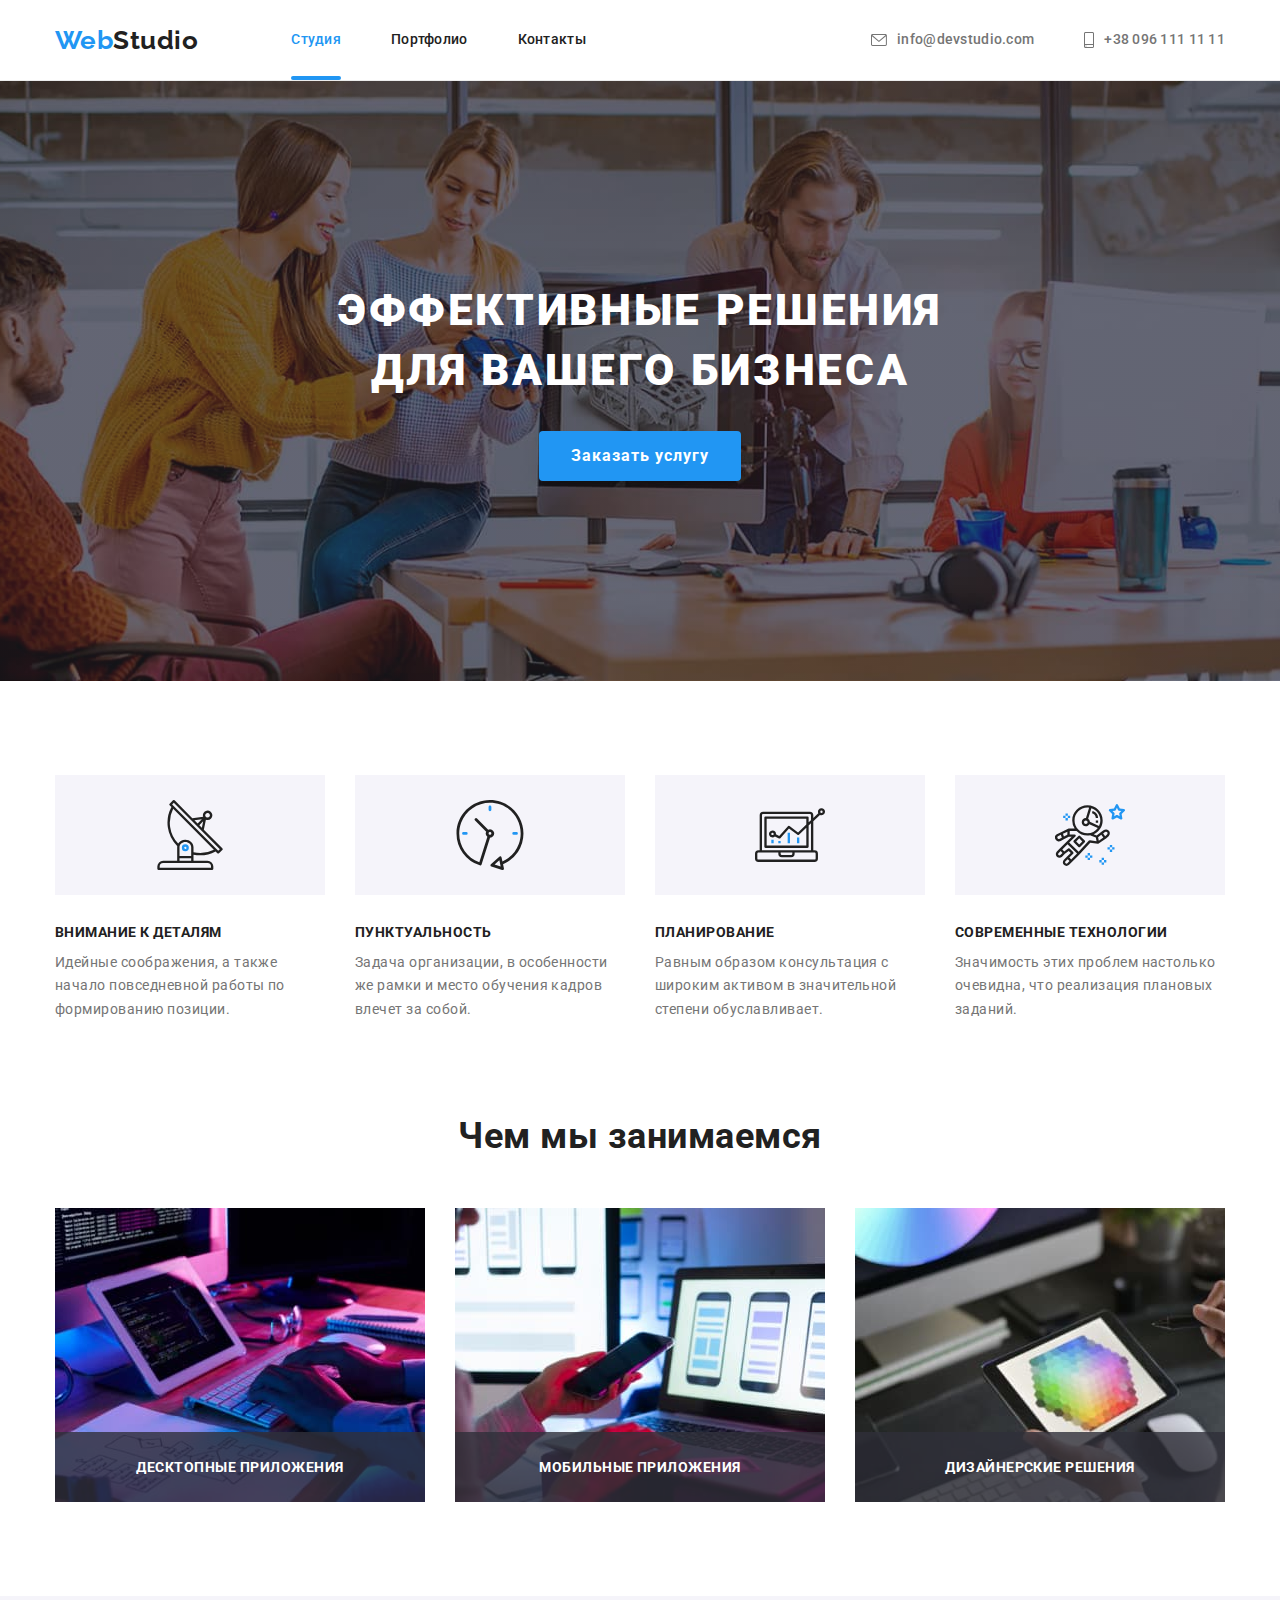
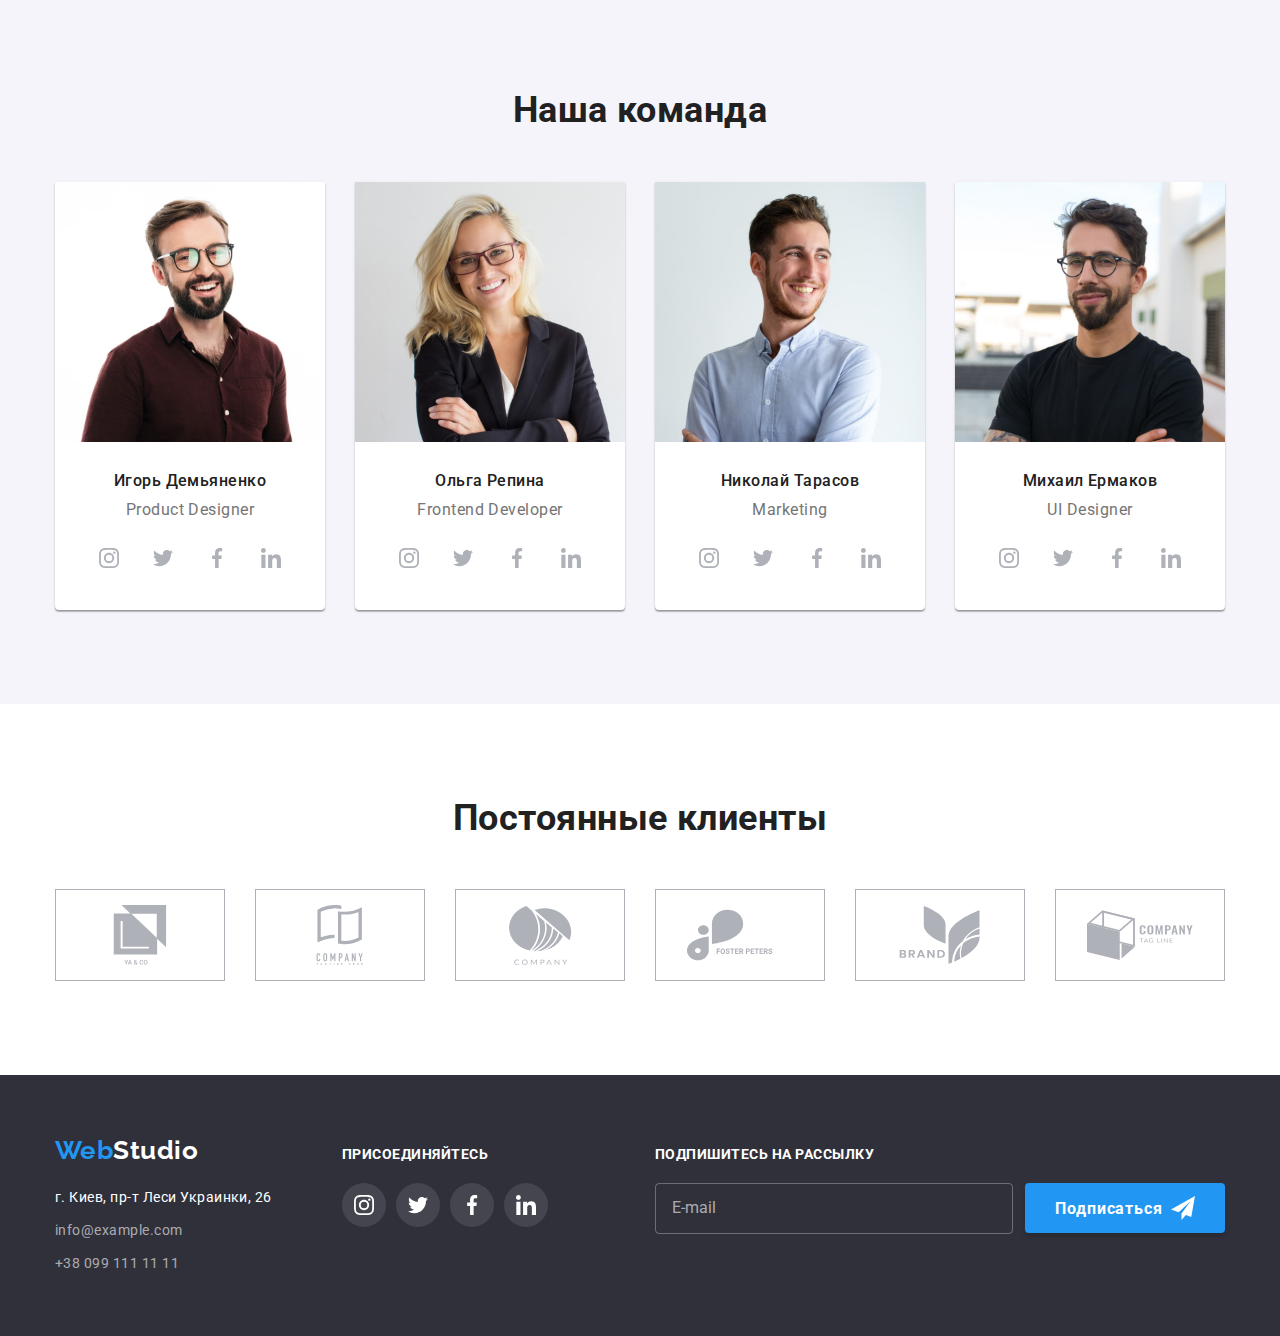
<file: index.html>
<!DOCTYPE html>
<html lang="ru">
<head>
    <meta charset="UTF-8">
    <meta http-equiv="X-UA-Compatible" content="IE=edge">
    <meta name="viewport" content="width=device-width, initial-scale=1.0">
    <title>Web studio</title>
    <link rel="preconnect" href="https://fonts.googleapis.com">
<link rel="preconnect" href="https://fonts.gstatic.com" crossorigin>
<link href="https://fonts.googleapis.com/css2?family=Raleway:wght@700&family=Roboto:wght@400;500;700;900&display=swap" rel="stylesheet">
   <link rel="stylesheet" href="https://cdnjs.cloudflare.com/ajax/libs/modern-normalize/1.1.0/modern-normalize.min.css">
<link rel="stylesheet" href="./css/styles.css">
</head>
<body>
    <!-- Header -->
    <header class="page-header">
        <div class="container header-box">
            <a href="./index.html" lang="en" class="logo link logo-header">Web<span class="header-logo">Studio</span></a>
            <nav class="site-nav">
                <ul class="list list-nav">
                    <li class="item item-nav">
                        <a href="./index.html" class="link link-nav current">Студия</a>
                    </li>
                    <li class="item item-nav">
                        <a href="./portfolio.html" class="link link-nav">Портфолио</a>
                    </li>
                    <li class="item item-nav">
                        <a href="" class="link link-nav">Контакты</a>
                    </li>
                </ul>
            </nav>
            <ul class="list contacts-list">
                <li class="item contacts-item">
                    <a href="mailto:info@devstudio.com" class="link contacts-link">
                        <svg class="icon contacts-icon" width="16" height="12">
                            <use href="./images/icons.svg#icon-envelope"></use>
                        </svg>
                        info@devstudio.com</a>
                </li>
                <li class="item contacts-item">
                   
                    <a href="tel:+380961111111" class="link contacts-link">
                        <svg class="icon contacts-icon" width="10" height="16">
                            <use href="./images/icons.svg#icon-phone"></use>
                        </svg>
                        +38 096 111 11 11</a>
                </li>
            </ul>
        </div>
       
    </header>
    <main>
        <!-- Hero -->
      <section class="page-hero">
            <h1 class="title hero-title">Эффективные решения для вашего бизнеса</h1>
            <button type="button" class="button hero-button" data-modal-open>Заказать услугу</button>
      </section>
      <!-- Features -->
      <section class="section features">
        
          <div class="container">
            <h2 lang="en" class="section-title visually-hidden">Features</h2>
            <ul class="list features-list">
                <li class="item features-item">
                    <div class="features-thumb">
                        <svg class="icon features-icon" width="70" height="70">
                            <use href="./images/icons.svg#icon-antenna"></use>
                        </svg>
                    </div>
                    
                    <h3 class="title features-item-title">Внимание к деталям</h3>
                    <p class="text features-text">Идейные соображения, а также начало повседневной работы по формированию позиции.
  
                    </p>
                </li>
                <li class="item features-item">
                    <div class="features-thumb">
                        <svg class="icon features-icon" width="70" height="70">
                            <use href="./images/icons.svg#icon-clock"></use>
                        </svg>
                    </div>
                  <h3 class="title features-item-title">Пунктуальность</h3>
                  <p class="text features-text">Задача организации, в особенности же рамки и место обучения кадров влечет за собой.
  
                  </p>
                </li>
                <li class="item features-item">
                    <div class="features-thumb">
                        <svg class="icon features-icon" width="70" height="70">
                            <use href="./images/icons.svg#icon-diagram"></use>
                        </svg>
                    </div>
                  <h3 class="title features-item-title">Планирование</h3>
                  <p class="text features-text">Равным образом консультация с широким активом в значительной степени обуславливает.
  
                  </p>
                </li>
                <li class="item features-item">
                    <div class="features-thumb">
                        <svg class="icon features-icon" width="70" height="70">
                            <use href="./images/icons.svg#icon-astronaut"></use>
                        </svg>
                    </div>
                  <h3 class="title features-item-title">Современные технологии</h3>
                  <p class="text features-text">Значимость этих проблем настолько очевидна, что реализация плановых заданий.
  
                  </p>
                </li>
            </ul>
          </div>
          
          
      </section>
      <!-- About -->
      <section class="section about">
          <div class="container">
             <h2 class="section-title">Чем мы занимаемся</h2> 
            <ul class="list about-list">
                <li class="item about-item">
                    
                        <img src="./images/keybord.jpg" alt="Клавиатура и планшет" width="370" height="294" class="about-image">
                        <div class="about-description">
                            <p class="about-text">Десктопные приложения</p>
                        </div>
                   
                </li>
                <li class="item about-item">
                 
                      <img src="./images/laptop.jpg" alt="Печать на ноутбуке" width="370" height="294" class="about-image">
                      <div class="about-description">
                        <p class="about-text">Мобильные приложения</p>
                    </div>
              </li>
              <li class="item about-item">
                  
                      <img src="./images/tablet.jpg" alt="Планшет с изображением" width="370" height="294" class="about-image">
                      <div class="about-description">
                        <p class="about-text">Дизайнерские решения</p>
                    </div>
              </li>
            </ul>
          </div>
          
      </section>
      <!-- Team -->
      <section class="section team">
          <div class="container">
            <h2 class="section-title">Наша команда</h2>
          
            <ul class="list team-list">
                <li class="item team-item">
                    
                        <img 
                        src="./images/demiyanenko.jpg" 
                        alt="Фото Демьяненко"
                         width="270"
                          height="260"
                          class="employee-image"
                          >
                          
                            <h3 class="title employee-title">Игорь Демьяненко</h3>
                            <p lang="en" class="text employee-text">Product Designer</p>
                          
                          <ul class="list social-list">
                              <li class="item social-item">
                                  <a href="" class="link social-link" aria-label="Instagram">
                                    <svg class="icon social-icon" width="20" height="20">
                                        <use href="./images/icons.svg#icon-instagram"></use>
                                    </svg>
                                  </a>
                              </li>
                              <li class="item social-item">
                                <a href="" class="link social-link" aria-label="Twitter">
                                    <svg class="icon social-icon" width="20" height="20">
                                        <use href="./images/icons.svg#icon-twitter"></use>
                                    </svg>
                                </a>
                              </li>
                              <li class="item social-item">
                                <a href="" class="link social-link" aria-label="Facebook">
                                    <svg class="icon social-icon" width="20" height="20">
                                        <use href="./images/icons.svg#icon-facebook"></use>
                                    </svg>
                                </a>
                              </li>
                              <li class="item social-item">
                                <a href="" class="link social-link" aria-label="Linkedin">
                                    <svg class="icon social-icon" width="20" height="20">
                                        <use href="./images/icons.svg#icon-linkedin"></use>
                                    </svg>
                                </a>
                              </li>
                          </ul>
                        
   
                </li>
                <li class="item team-item">
                  
                      <img src="./images/repina.jpg" alt="Фото Репиной" width="270" height="260" class="employee-image">
                     
                        <h3 class="title employee-title">Ольга Репина</h3>
                        <p lang="en" class="text employee-text">Frontend Developer</p>
                        <ul class="list social-list">
                            <li class="item social-item">
                                <a href="" class="link social-link" aria-label="Instagram">
                                  <svg class="icon social-icon" width="20" height="20">
                                      <use href="./images/icons.svg#icon-instagram"></use>
                                  </svg>
                                </a>
                            </li>
                            <li class="item social-item">
                              <a href="" class="link social-link" aria-label="Twitter">
                                  <svg class="icon social-icon" width="20" height="20">
                                      <use href="./images/icons.svg#icon-twitter"></use>
                                  </svg>
                              </a>
                            </li>
                            <li class="item social-item">
                              <a href="" class="link social-link" aria-label="Facebook">
                                  <svg class="icon social-icon" width="20" height="20">
                                      <use href="./images/icons.svg#icon-facebook"></use>
                                  </svg>
                              </a>
                            </li>
                            <li class="item social-item">
                              <a href="" class="link social-link" aria-label="Linkedin">
                                  <svg class="icon social-icon" width="20" height="20">
                                      <use href="./images/icons.svg#icon-linkedin"></use>
                                  </svg>
                              </a>
                            </li>
                        </ul>
                     
                 
              </li>
              <li class="item team-item">
                  
                      <img src="./images/tarasov.jpg" alt="Фото Тарасова" width="270" height="260" class="employee-image">
                      
                        <h3 class="title employee-title">Николай Тарасов</h3>
                        <p lang="en" class="text employee-text">Marketing</p>
                        <ul class="list social-list">
                            <li class="item social-item">
                                <a href="" class="link social-link" aria-label="Instagram">
                                  <svg class="icon social-icon" width="20" height="20">
                                      <use href="./images/icons.svg#icon-instagram"></use>
                                  </svg>
                                </a>
                            </li>
                            <li class="item social-item">
                              <a href="" class="link social-link" aria-label="Twitter">
                                  <svg class="icon social-icon" width="20" height="20">
                                      <use href="./images/icons.svg#icon-twitter"></use>
                                  </svg>
                              </a>
                            </li>
                            <li class="item social-item">
                              <a href="" class="link social-link" aria-label="Facebook">
                                  <svg class="icon social-icon" width="20" height="20">
                                      <use href="./images/icons.svg#icon-facebook"></use>
                                  </svg>
                              </a>
                            </li>
                            <li class="item social-item">
                              <a href="" class="link social-link" aria-label="Linkedin">
                                  <svg class="icon social-icon" width="20" height="20">
                                      <use href="./images/icons.svg#icon-linkedin"></use>
                                  </svg>
                              </a>
                            </li>
                        </ul>
                     
                 
              </li>
              <li class="item team-item">
                 
                      <img src="./images/ermakov.jpg" alt="Фото Ермакова" width="270" height="260" class="employee-image">
                      
                        <h3 class="title employee-title">Михаил Ермаков</h3>
                        <p lang="en" class="text employee-text">UI Designer</p>
                        <ul class="list social-list">
                            <li class="item social-item">
                                <a href="" class="link social-link" aria-label="Instagram">
                                  <svg class="icon social-icon" width="20" height="20">
                                      <use href="./images/icons.svg#icon-instagram"></use>
                                  </svg>
                                </a>
                            </li>
                            <li class="item social-item">
                              <a href="" class="link social-link" aria-label="Twitter">
                                  <svg class="icon social-icon" width="20" height="20">
                                      <use href="./images/icons.svg#icon-twitter"></use>
                                  </svg>
                              </a>
                            </li>
                            <li class="item social-item">
                              <a href="" class="link social-link" aria-label="Facebook">
                                  <svg class="icon social-icon" width="20" height="20">
                                      <use href="./images/icons.svg#icon-facebook"></use>
                                  </svg>
                              </a>
                            </li>
                            <li class="item social-item">
                              <a href="" class="link social-link" aria-label="Linkedin">
                                  <svg class="icon social-icon" width="20" height="20">
                                      <use href="./images/icons.svg#icon-linkedin"></use>
                                  </svg>
                              </a>
                            </li>
                        </ul>
              </li>
            </ul>
       
          </div>
          
      </section>
      <!-- Clients -->
      <section class="section clients">
          <div class="container">
              <h2 class="section-title">Постоянные клиенты</h2>
              <ul class="list clients-list">
                  <li class="link clients-item">
                      <a href="" class="link clients-link">
                        <svg class="icon clients-icon" width="106" height="60">
                            <use href="./images/icons.svg#icon-yaco"></use>
                        </svg>
                      </a>
                    
                  </li>
                  <li class="link clients-item">
                    <a href="" class="link clients-link">
                      <svg class="icon clients-icon" width="106" height="60">
                          <use href="./images/icons.svg#icon-tagline"></use>
                      </svg>
                    </a>
                  
                </li>
                <li class="link clients-item">
                    <a href="" class="link clients-link">
                      <svg class="icon clients-icon" width="106" height="60">
                          <use href="./images/icons.svg#icon-company"></use>
                      </svg>
                    </a>
                  
                </li>
                <li class="link clients-item">
                    <a href="" class="link clients-link">
                      <svg class="icon clients-icon" width="106" height="60">
                          <use href="./images/icons.svg#icon-foster"></use>
                      </svg>
                    </a>
                  
                </li>
                <li class="link clients-item">
                    <a href="" class="link clients-link">
                      <svg class="icon clients-icon" width="106" height="60">
                          <use href="./images/icons.svg#icon-brand"></use>
                      </svg>
                    </a>
                  
                </li>
                <li class="link clients-item">
                    <a href="" class="link clients-link">
                      <svg class="icon clients-icon" width="106" height="60">
                          <use href="./images/icons.svg#icon-companytag"></use>
                      </svg>
                    </a>
                  
                </li>
              </ul>
          </div>
      </section>
    </main>
    <!-- Footer -->
    <footer class="page-footer">
        <div class="container footer-container">
            <div class="address-container">
                <a href="./index.html" lang="en" class="logo link logo-footer">Web<span class="footer-logo">Studio</span></a>
                <address class="address">
                    <ul class="list address-list">
                        <li class="item address-item"> 
                            <a href="https://www.google.com/maps/" target="_blank" rel="noreferrer noopener" class="link address-link footer-link">г. Киев, пр-т Леси Украинки, 26</a> </li>
                        <li class="item address-item">
                            <a href="mailto:info@example.com" class="link contact-link footer-link">info@example.com</a>
                        </li>
                        <li class="item address-item">
                            <a href="tel:+380991111111" class="link contact-link footer-link">+38 099 111 11 11</a>
                        </li>
                       
                       
                    </ul>
                </address>
            </div>
            
            <div class="join-container">
                <b class="join-text">Присоединяйтесь</b>
            <ul class="list social-list footer">
                <li class="item social-item footer">
                    <a href="" class="link social-link footer" aria-label="Instagram">
                      <svg class="icon social-icon footer" width="20" height="20">
                          <use href="./images/icons.svg#icon-instagram"></use>
                      </svg>
                    </a>
                </li>
                <li class="item social-item footer">
                  <a href="" class="link social-link footer" aria-label="Twitter">
                      <svg class="icon social-icon footer" width="20" height="20">
                          <use href="./images/icons.svg#icon-twitter"></use>
                      </svg>
                  </a>
                </li>
                <li class="item social-item footer">
                  <a href="" class="link social-link footer" aria-label="Facebook">
                      <svg class="icon social-icon footer" width="20" height="20">
                          <use href="./images/icons.svg#icon-facebook"></use>
                      </svg>
                  </a>
                </li>
                <li class="item social-item footer">
                  <a href="" class="link social-link footer" aria-label="Linkedin">
                      <svg class="icon social-icon footer" width="20" height="20">
                          <use href="./images/icons.svg#icon-linkedin"></use>
                      </svg>
                  </a>
                </li>
            </ul>
            </div>
            <div class="sign-container">
                <b class="join-text">Подпишитесь на рассылку</b>
                <form class="sign-form">
                    
                        <input type="text" name="email" placeholder="E-mail" class="input">
                       
                  
                    <button type="submit" class="button submit-btn">Подписаться
                        <svg class="icon sign-icon" width="24" height="24">
                            <use href="./images/icons.svg#icon-send"></use>
                        </svg>
                    </button>
                </form>
                
            </div>
            
        </div>
        
        
    </footer>
    <div class="backdrop is-hidden" data-modal>
        <div class="modal">
            <form>
                <h2 class="form-title">Оставьте свои данные, мы вам перезвоним</h2>
                <div class="form-field">
                <label class="form-label">Имя
                    
                        <input type="text" name="name" class="form-input">
                        <svg class="form-icon" width="18" height="18">
                            <use href="./images/icons.svg#icon-person"></use>
                        </svg>
                    
                    
                </label>
            </div>
            <div class="form-field">
                <label class="form-label">Телефон
                    
                    <input type="tel" name="tel" class="form-input">
                    <svg class="form-icon" width="18" height="18">
                        <use href="./images/icons.svg#icon-tel"></use>
                    </svg>
                
                </label>
            </div>
            <div class="form-field">
                <label class="form-label">Почта
                    
                    <input type="email" name="email" class="form-input">
                    <svg class="form-icon" width="18" height="18">
                        <use href="./images/icons.svg#icon-email"></use>
                    </svg>
               
                </label>
            </div>
            <div class="comment-field">
                <label class="form-label">Комментарий
                    <textarea
                     name="comment"
                      rows="8" 
                      class="form-input comment" 
                      placeholder="Введите текст"></textarea>
                    
                </label>
            </div>
            
                <div class="checkbox-container">
                <label class="checkbox-label">
                    <input type="checkbox" name="policy" class="checkbox-input">
                    Соглашаюсь с рассылкой и принимаю <a href="" class="poicy-link">Условия договора</a> 
                    <svg class="checked-icon" width="16" height="15">
                        <use href="./images/icons.svg#icon-check"></use>
                    </svg>
                    <svg class="checkbox-icon" width="16" height="15">
                        <use href="./images/icons.svg#icon-checkbox"></use>
                    </svg>
                </label>
                
            
            </div>

            <button type="submit" class="button submit-btn form-btn">Отправить</button>
            
            </form>
            <button type="button" class="modal-btn" data-modal-close>
                <svg class="modal-icon" width="14" height="14">
                    <use href="./images/icons.svg#icon-close"></use>
                </svg>
                
            </button>
        </div>
        
    </div>
    <script src="./js/modal.js"></script>
    
</body>
</html>
</file>
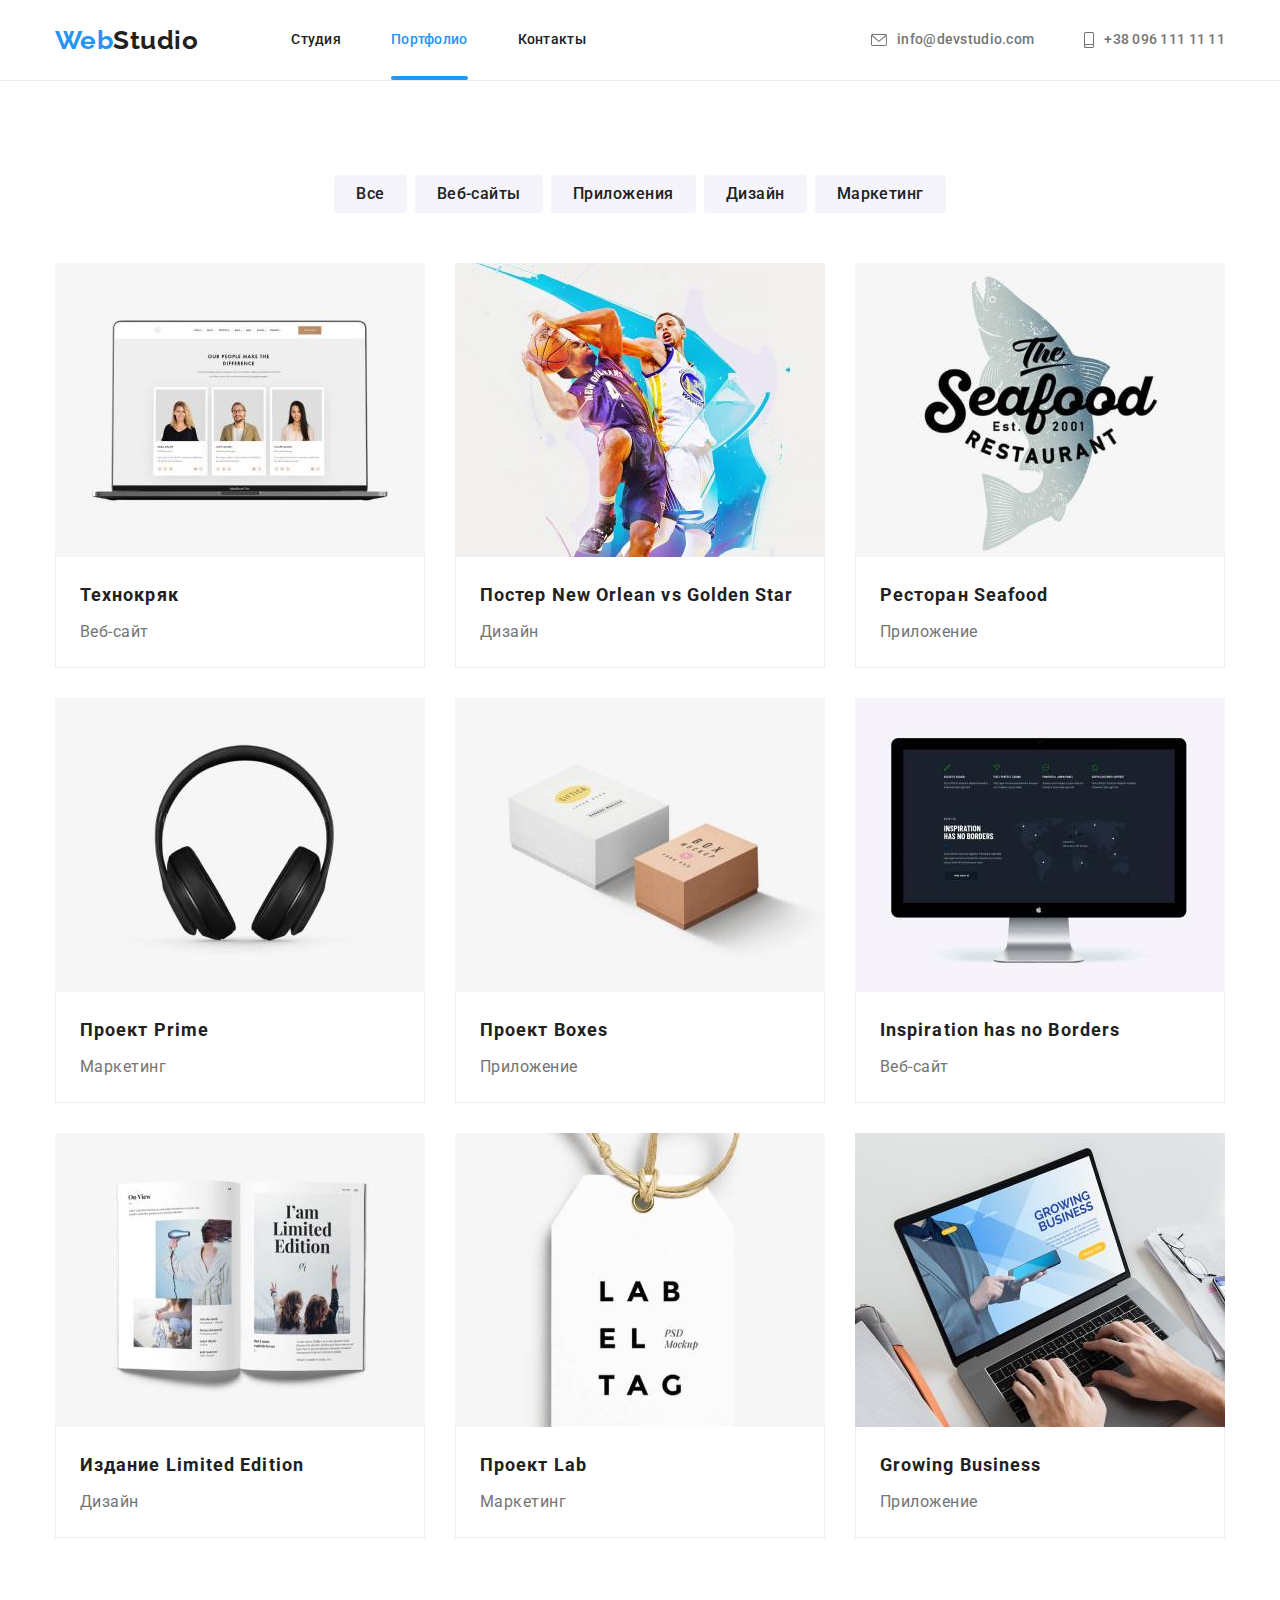
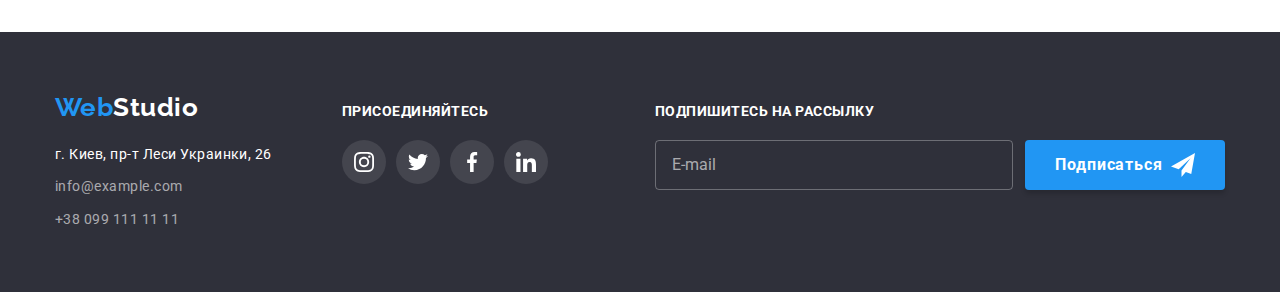
<file: portfolio.html>
<!DOCTYPE html>
<html lang="ru">
<head>
    <meta charset="UTF-8">
    <meta http-equiv="X-UA-Compatible" content="IE=edge">
    <meta name="viewport" content="width=device-width, initial-scale=1.0">
    <title>Portfolio</title>
    <link rel="preconnect" href="https://fonts.googleapis.com">
<link rel="preconnect" href="https://fonts.gstatic.com" crossorigin>
<link href="https://fonts.googleapis.com/css2?family=Raleway:wght@700&family=Roboto:wght@400;500;700;900&display=swap" rel="stylesheet">
<link rel="stylesheet" href="https://cdnjs.cloudflare.com/ajax/libs/modern-normalize/1.1.0/modern-normalize.min.css">    
<link rel="stylesheet" href="./css/styles.css">
</head>
<body>
    <!-- Header -->
    <header class="page-header">
        <div class="container header-box">
            <a href="./index.html" lang="en" class="logo link logo-header">Web<span class="header-logo">Studio</span></a>
            <nav class="site-nav">
                <ul class="list list-nav">
                    <li class="item item-nav">
                        <a href="./index.html" class="link link-nav">Студия</a>
                    </li>
                    <li class="item item-nav">
                        <a href="./portfolio.html" class="link link-nav current">Портфолио</a>
                    </li>
                    <li class="item item-nav">
                        <a href="" class="link link-nav">Контакты</a>
                    </li>
                </ul>
            </nav>
            <ul class="list contacts-list">
                <li class="item contacts-item">
                    <a href="mailto:info@devstudio.com" class="link contacts-link">
                        <svg class="icon contacts-icon" width="16" height="12">
                            <use href="./images/icons.svg#icon-envelope"></use>
                        </svg>
                        info@devstudio.com</a>
                </li>
                <li class="item contacts-item">
                   
                    <a href="tel:+380961111111" class="link contacts-link">
                        <svg class="icon contacts-icon" width="10" height="16">
                            <use href="./images/icons.svg#icon-phone"></use>
                        </svg>
                        +38 096 111 11 11</a>
                </li>
            </ul>
        </div>
       
    </header>
    <main>
        <!-- Portfolio section -->
        <section class="section portfolio">
            <div class="container">
                <h1 class="title visually-hidden">Портфолио</h1>
                <ul class="list portfolio-btn-list">
                    <li class="item portfolio-btn-item">
                        <button type="button" class="button portfolio-btn">Все</button>
                    </li>
                    <li class="item portfolio-btn-item"> <button type="button" class="button portfolio-btn">Веб-сайты</button></li>
                    <li class="item portfolio-btn-item"> <button type="button" class="button portfolio-btn">Приложения</button></li>
                    <li class="item portfolio-btn-item"> <button type="button" class="button portfolio-btn">Дизайн</button></li>
                    <li class="item portfolio-btn-item"> <button type="button" class="button portfolio-btn">Маркетинг</button></li>
                </ul>
                <ul class="list portfolio-list">
                    <li class="item portfolio-item">
                        <a href="" class="link portfolio-link">
                            <div class="portfolio-thumb">
                                <img src="./images/techno.jpg" alt="Ноутбук с карточками Команды" width="370" height="294" class="img portfolio-image">
                            <p class="thumb-description">
                                Технокряк это современная площадка распространения коронавируса. Компании используют эту платформу для цифрового шпионажа и атак на защищённые сервера конкурентов.
                            </p>
                            </div>
                            
                            <div class="portfolio-content">
                                <h2 class="title portfolio-example-title">Технокряк</h2>
                                <p class="text portfolio-example-text">Веб-сайт</p>
                            </div>
                            
                        </a>
                    </li>
                    <li class="item portfolio-item">
                        <a href="" class="link portfolio-link">
                            <div class="portfolio-thumb">
                                <img src="./images/new-orlean.jpg" alt="Баскетболисты играют" width="370" height="294" class="img portfolio-image">
                            <p class="thumb-description">
                                Технокряк это современная площадка распространения коронавируса. Компании используют эту платформу для цифрового шпионажа и атак на защищённые сервера конкурентов.
                            </p> </div>
                            <div class="portfolio-content">
                                <h2 class="title portfolio-example-title">Постер New Orlean vs Golden Star</h2>
                                <p class="text portfolio-example-text">Дизайн</p>
                            </div>
                            
                        </a></li>
                    <li class="item portfolio-item">
                        <a href="" class="link portfolio-link">
                            <div class="portfolio-thumb">
                                <img src="./images/seefood.jpg" alt="Логотип ресторана" width="370" height="294" class="img portfolio-image">
                            <p class="thumb-description">
                                Технокряк это современная площадка распространения коронавируса. Компании используют эту платформу для цифрового шпионажа и атак на защищённые сервера конкурентов.
                            </p> </div>
                            <div class="portfolio-content">
                                <h2 class="title portfolio-example-title">Ресторан Seafood</h2>
                            <p class="text portfolio-example-text">Приложение</p>
                            </div>
                            
                        </a></li>
                    <li class="item portfolio-item">
                        <a href="" class="link portfolio-link">
                            <div class="portfolio-thumb">
                                <img src="./images/prime.jpg" alt="Наушники" width="370" height="294" class="img portfolio-image">
                            <p class="thumb-description">
                                Технокряк это современная площадка распространения коронавируса. Компании используют эту платформу для цифрового шпионажа и атак на защищённые сервера конкурентов.
                            </p> </div>
                            <div class="portfolio-content">
                                <h2 class="title portfolio-example-title">Проект Prime</h2>
                            <p class="text portfolio-example-text">Маркетинг</p>
                            </div> 
                            
                        </a></li>
                    <li class="item portfolio-item">
                        <a href="" class="link portfolio-link">
                            <div class="portfolio-thumb">
                                <img src="./images/boxes.jpg" alt="Картонные коробки" width="370" height="294" class="img portfolio-image">
                            <p class="thumb-description">
                                Технокряк это современная площадка распространения коронавируса. Компании используют эту платформу для цифрового шпионажа и атак на защищённые сервера конкурентов.
                            </p> </div>
                            <div class="portfolio-content">
                                <h2 class="title portfolio-example-title">Проект Boxes</h2>
                                <p class="text portfolio-example-text">Приложение</p>
                            </div>
                            
                           
                        </a></li>
                    <li class="item portfolio-item">
                        <a href="" class="link portfolio-link">
                            <div class="portfolio-thumb">
                                <img src="./images/inspiration.jpg" alt="Монитор компьютера" width="370" height="294" class="img portfolio-image">
                            <p class="thumb-description">
                                Технокряк это современная площадка распространения коронавируса. Компании используют эту платформу для цифрового шпионажа и атак на защищённые сервера конкурентов.
                            </p> </div>
                            <div class="portfolio-content">
                                <h2 lang="en" class="title portfolio-example-title">Inspiration has no Borders</h2>
                                <p class="text portfolio-example-text">Веб-сайт</p>
                            </div> 
                           
                        </a></li>
                    <li class="item portfolio-item">
                        <a href="" class="link portfolio-link">
                            <div class="portfolio-thumb">
                                <img src="./images/limited.jpg" alt="Газета в развороте" width="370" height="294" class="img portfolio-image">
                            <p class="thumb-description">
                                Технокряк это современная площадка распространения коронавируса. Компании используют эту платформу для цифрового шпионажа и атак на защищённые сервера конкурентов.
                            </p> </div>
                            <div class="portfolio-content">
                                <h2 class="title portfolio-example-title">Издание Limited Edition</h2>
                                <p class="text portfolio-example-text">Дизайн</p>
                            </div>
                           
                        </a></li>
                    <li class="item portfolio-item">
                        <a href="" class="link portfolio-link">
                            <div class="portfolio-thumb">
                                <img src="./images/lab.jpg" alt="Брелок с логотипом" width="370" height="294" class="img portfolio-image">
                            <p class="thumb-description">
                                Технокряк это современная площадка распространения коронавируса. Компании используют эту платформу для цифрового шпионажа и атак на защищённые сервера конкурентов.
                            </p> </div>
                            <div class="portfolio-content">
                                <h2 class="title portfolio-example-title">Проект Lab</h2>
                            <p class="text portfolio-example-text">Маркетинг</p>
                            </div>
                            
                        </a></li>
                    <li class="item portfolio-item">
                        <a href="" class="link portfolio-link">
                            <div class="portfolio-thumb">
                                <img src="./images/growing.jpg" alt="Печать на ноутбуке" width="370" height="294" class="img portfolio-image">
                            <p class="thumb-description">
                                Технокряк это современная площадка распространения коронавируса. Компании используют эту платформу для цифрового шпионажа и атак на защищённые сервера конкурентов.
                            </p> </div>
                            <div class="portfolio-content">
                                <h2 lang="en" class="title portfolio-example-title">Growing Business</h2>
                                <p class="text portfolio-example-text">Приложение</p>
                            </div>
                           
                        </a></li>
                </ul>
            </div>
            
        </section>

    </main>
    <!-- Footer -->
    <footer class="page-footer">
        <div class="container footer-container">
            <div class="address-container">
                <a href="./index.html" lang="en" class="logo link logo-footer">Web<span class="footer-logo">Studio</span></a>
                <address class="address">
                    <ul class="list address-list">
                        <li class="item address-item"> 
                            <a href="https://www.google.com/maps/" target="_blank" rel="noreferrer noopener" class="link address-link footer-link">г. Киев, пр-т Леси Украинки, 26</a> </li>
                        <li class="item address-item">
                            <a href="mailto:info@example.com" class="link contact-link footer-link">info@example.com</a>
                        </li>
                        <li class="item address-item">
                            <a href="tel:+380991111111" class="link contact-link footer-link">+38 099 111 11 11</a>
                        </li>
                       
                       
                    </ul>
                </address>
            </div>
            
            <div class="join-container">
                <b class="join-text">Присоединяйтесь</b>
            <ul class="list social-list footer">
                <li class="item social-item footer">
                    <a href="" class="link social-link footer" aria-label="Instagram">
                      <svg class="icon social-icon footer" width="20" height="20">
                          <use href="./images/icons.svg#icon-instagram"></use>
                      </svg>
                    </a>
                </li>
                <li class="item social-item footer">
                  <a href="" class="link social-link footer" aria-label="Twitter">
                      <svg class="icon social-icon footer" width="20" height="20">
                          <use href="./images/icons.svg#icon-twitter"></use>
                      </svg>
                  </a>
                </li>
                <li class="item social-item footer">
                  <a href="" class="link social-link footer" aria-label="Facebook">
                      <svg class="icon social-icon footer" width="20" height="20">
                          <use href="./images/icons.svg#icon-facebook"></use>
                      </svg>
                  </a>
                </li>
                <li class="item social-item footer">
                  <a href="" class="link social-link footer" aria-label="Linkedin">
                      <svg class="icon social-icon footer" width="20" height="20">
                          <use href="./images/icons.svg#icon-linkedin"></use>
                      </svg>
                  </a>
                </li>
            </ul>
            </div>
            <div class="sign-container">
                <b class="join-text">Подпишитесь на рассылку</b>
                <form class="sign-form">
                    
                        <input type="text" name="email" placeholder="E-mail" class="input">
                       
                  
                    <button type="submit" class="button submit-btn">Подписаться
                        <svg class="icon sign-icon" width="24" height="24">
                            <use href="./images/icons.svg#icon-send"></use>
                        </svg>
                    </button>
                </form>
                
            </div>
            
        </div>
        
        
    </footer>
    
</body>
</html>
</file>
<file: css/styles.css>
:root {
     --primary-white-color: #FFFFFF;
     --tarnsparent-text-color: rgba(255, 255, 255, 0.6);
     --accent-color: #2196F3;
     --primary-text-color: #212121;
     --secondary-text-color: #757575;
     --primary-bgcolor: #2F303A;
     --secondary-bgcolor: #F5F4FA;
     --hero-bgcolor: #C4C4C4;
     --primary-icon-color: #AFB1B8;
     --timing-function: cubic-bezier(0.4, 0, 0.2, 1);

 }
 
 body {
     color: var(--primary-text-color);
     background-color: var(--primary-white-color);
     font-family: "Roboto", sans-serif;
     letter-spacing: 0.03em; 
     

    }

     /* Utilities */
     .container {
        width: 1200px;
        padding-left: 15px;
        padding-right: 15px;
        margin-right: auto;
        margin-left: auto;
    }

.link {
    text-decoration: none;
    color: inherit;
}
.list {
    list-style: none;
    margin: 0;
    padding: 0;
}
.button {
    border: none;
cursor: pointer;
}
h1, h2, h3, h4, h5, h6, p {
    margin: 0;
}
img {
    display: block;
    width: 100%;
    height: auto;
}
textarea {
    resize: none;
}

.section {
    padding: 94px 0;
}

.section-title {
    margin-bottom: 50px;
    font-weight: 700;
    font-size: 36px;
line-height: 1.16;
text-align: center;

}
.visually-hidden {
    position: absolute;
    width: 1px;
    height: 1px;
    margin: -1px;
    padding: 0;
    overflow: hidden;
    border: 0;
    clip: rect(0 0 0 0);
}

/* Logo */
.logo {
    display: block;
    
    
    color: var(--accent-color);
    font-family:"Raleway", sans-serif;

font-weight: 700;
font-size: 26px;
line-height: 1.19;
}
.logo:hover,
.logo:focus {
    color: var(--accent-color);
}

/* Header */
.page-header {
    border-bottom: 1px solid #ECECEC;
}

.header-box {
    display: flex;
    align-items: center;
    
}
.logo-header {
    margin-right: 93px;
    padding: 24px 0;
}
.header-logo {
    color: var(--primary-text-color);
    transition: color 250ms var(--timing-function);
}
.header-logo:hover,
.header-logo:focus {
    color: inherit;
}

.list-nav {
    display: flex;
    
}

.item-nav:not(:last-child),
.contacts-item:not(:last-child) {
    margin-right: 50px;
}
.item-nav {
    position: relative;
}



.link-nav.current {
    color: var(--accent-color);
}
.link-nav.current::after {
    position: absolute;
    bottom: 0;
left: 0;

    content: "";
    width: 100%;
height: 4px;


background-color: var(--accent-color);
border-radius: 2px;

}

.link-nav {
    display: block;
    padding: 32px 0;
 font-weight: 500;
 font-size: 14px;
 line-height: 1.14;
 letter-spacing: 0.02em;
 transition: color 250ms var(--timing-function);
 }
 .link-nav:hover,
 .link-nav:focus {
     color: var(--accent-color);
 }

 .contacts-list {
     display: flex;
     margin-left: auto;
 }
 
 

 .contacts-link {
    display: inline-flex;
    align-items: center;
    padding: 32px 0;

    color: var(--secondary-text-color);
     font-weight: 500;
 font-size: 14px;
 line-height: 1.14;
 letter-spacing: 0.02em;
 transition: color 250ms var(--timing-function);
 }
 .contacts-link:hover,
 .contacts-link:focus {
    color: var(--accent-color);

 }
 .contacts-icon {
    fill: currentColor;
    margin-right: 10px;
}
 
/* Hero */
.page-hero {
    padding: 200px 0;
        background-color: var(--hero-bgcolor);
        text-align: center;
        max-width: 1600px;
        margin-right: auto;
        margin-left: auto;
        
        background-image: linear-gradient(to right, rgba(47, 48, 58, 0.4), rgba(47, 48, 58, 0.4)),
        url("../images/hero.jpg");
        background-position: center;
        background-repeat: no-repeat;
        background-size: cover;
       
}
 

.hero-title {
    margin-bottom: 30px;
    margin-right: auto;
    margin-left: auto;
    max-width: 696px;
   
   color: var(--primary-white-color);
    
font-weight: 900;
font-size: 44px;
line-height: 1.36;
text-align: center;
letter-spacing: 0.06em;
text-transform: uppercase;
}
.hero-button {
padding: 10px 32px;
    background-color: var(--accent-color);
    color: var(--primary-white-color);

   
font-weight: 700;
font-size: 16px;
line-height: 1.87;
text-align: center;
letter-spacing: 0.06em;

box-shadow: 0px 4px 4px rgba(0, 0, 0, 0.15);
border-radius: 4px;
transition: background-color 250ms var(--timing-function);
}

.hero-button:hover,
.hero-button:focus {
    background-color: #188CE8;
}



/* Features */

.features-list {
    display: flex;
}
.features-item {
   
   flex-basis: calc((100% - 90px) / 4);
    
}
.features-item:not(:last-child) {
    margin-right: 30px;
}
.features-thumb {
    display: inline-flex;
    justify-content: center;
    align-items: center;
    margin-bottom: 30px;
   
    width: 270px;
    height: 120px;
    background-color: var(--secondary-bgcolor);
}


.features-item-title {
    margin-bottom: 10px;
    font-weight: 700;
font-size: 14px;
line-height: 1.14;
text-transform: uppercase;
}
.features-text {
    color: var(--secondary-text-color);
        
font-size: 14px;
line-height: 1.71;
}

/* About */

.section.about {
    padding-top: 0;
}
.about-list {
    display: flex;
}
.about-item {
    position: relative;
    
    flex-basis: calc((100% - 60px) / 3);;
    
}
.about-item:not(:nth-child(3n)) {
    margin-right: 30px;
}
.about-description {
    position: absolute;
    bottom: 0;
    width: 100%;
    height: 70px;
    background-color: rgba(47, 48, 58, 0.8);
   
    padding: 27px 0;

}
.about-text {
    

font-weight: 700;
font-size: 14px;
line-height: calc(16 / 14);
text-align: center;

text-transform: uppercase;
color: var(--primary-white-color);
}


/* Our team */
.team {
    background-color: var(--secondary-bgcolor);
}

.team-list {
    display: flex;
}
.team-item {
    background-color: var(--primary-white-color);
    width: calc((100% - 90px) / 4);
    text-align: center;
    box-shadow: 0px 1px 3px rgba(0, 0, 0, 0.12), 0px 1px 1px rgba(0, 0, 0, 0.14), 0px 2px 1px rgba(0, 0, 0, 0.2);
border-radius: 0px 0px 4px 4px;
}
.team-item:not(:nth-child(4n)) {
    margin-right: 30px;
}
.employee-image {
    margin-bottom: 30px ;
}
.employee-title {
    margin-bottom: 10px;
    
font-weight: 500;
font-size: 16px;
line-height: 1.18;

}
.employee-text {
    margin-bottom: 16px;
    color: var(--secondary-text-color);
    
font-size: 16px;
line-height: 1.18;
}
.social-list {
    display: flex;
    align-items: center;
    padding: 0 32px 30px;
}
.social-item:not(:last-child) {
    margin-right: 10px;
}

.social-link {
    display:inline-flex;
    justify-content: center;
    align-items: center;
    width: 44px;
    height: 44px; 
    border-radius: 50%;
    transition: background-color 250ms var(--timing-function);
} 
.social-icon {
    fill: var(--primary-icon-color);
    transition: fill 250ms var(--timing-function);
}

.social-link:hover,
.social-link:focus {
    background-color: var(--accent-color);

}
.social-link:hover .social-icon,
.social-link:focus .social-icon {
    fill: var(--primary-white-color);
}

/* Clients */

.clients-list {
    display: flex;
    flex-basis: calc((100% - 150px) / 6);
}
.clients-item:not(:nth-child(6n)) {
    margin-right: 30px;
   
}

 .clients-link {
     display: inline-flex;
     justify-content: center;
     align-items: center;

    width: 170px;
    height: 92px;
    border: 1px solid var(--primary-icon-color);
   
    transition: border 250ms var(--timing-function);
}
.clients-icon {
    fill: var(--primary-icon-color);
    transition: fill 250ms var(--timing-function);
}

.clients-link:hover,
.clients-link:focus {
    border: 1px solid var(--accent-color);
}
.clients-link:hover .clients-icon,
.clients-link:focus .clients-icon {
    fill: var(--accent-color);
}






/* Footer */
.page-footer {
    padding: 60px 0;
    background-color: var(--primary-bgcolor);
}
.logo-footer {
    display: inline-block;
    margin-bottom: 20px;
}
.footer-logo {
    color: var(--primary-white-color);
    transition: color 250ms var(--timing-function);
}
.footer-logo:hover,
.footer-logo:focus {
    color: inherit;
}
.address-item:not(:last-child) {
    margin-bottom: 9px;

}
.address-link {
   
    color: var(--primary-white-color);
   
font-style: normal;

font-size: 14px;
line-height: 1.71;
transition: color 250ms var(--timing-function);
}
.address-link:hover,
.address-link:focus {
    color: var(--accent-color);
}
.contact-link {
    color: var(--tarnsparent-text-color);
    
font-style: normal;

font-size: 14px;
line-height: 1.71;
transition: color 250ms var(--timing-function);
}
.contact-link:hover,
.contact-link:focus {
    color: var(--accent-color);
}

.footer-container {
    display: flex;
}
.address-container {
    margin-right: 70px;
}

.join-text {
    display: block;
    margin-bottom: 20px;
    padding-top: 12px;
    
font-weight: 700;
font-size: 14px;
line-height: 1.14;

text-transform: uppercase;

color: var(--primary-white-color);
}
.social-list.footer {
    padding: 0;
}
.social-link.footer {

    background-color: rgba(255, 255, 255, 0.1);
}
.social-icon.footer {
    fill: var(--primary-white-color);
}
.social-link.footer:hover,
.social-link.footer:focus {
    background-color: var(--accent-color);
}

.sign-container {
    margin-left: auto;

}
.sign-form {
    display: flex;
    align-items: center;
}
.input {
    display: inline-block;
    padding: 15px 16px;
    margin-right: 12px;
    min-width: 358px;
min-height: 50px;
border: 1px solid rgba(255, 255, 255, 0.3);
border-radius: 4px;
background-color: transparent;
color: rgba(255, 255, 255, 0.6);
cursor: pointer;
}
.input::placeholder {
    font-size: 16px;
line-height: 1.07;
color: rgba(255, 255, 255, 0.6);
}

.submit-btn {
    display: flex;
    align-items: center;
    justify-content: center;
    margin: 0;
    padding: 10px;
    min-width: 200px;
min-height: 50px;
background-color: var(--accent-color);

font-weight: 700;
font-size: 16px;
line-height: 1.87;

text-align: center;
letter-spacing: 0.06em;

color: var(--primary-white-color);

box-shadow: 0px 4px 4px rgba(0, 0, 0, 0.15);
border-radius: 4px;
transition: background-color 250ms var(--timing-function);
}
.submit-btn:hover,
.submit-btn:focus {
    background-color: #188CE8;
}
.sign-icon {
   display: block;
   margin-left: 8px;
}



/* PORTFOLIO */

.portfolio-btn-list {
    display: flex;
    justify-content: center;
    align-items: center;
    margin-bottom: 50px;
}
.portfolio-btn-item:not(:last-child) {
    margin-right: 8px;
}
.portfolio-btn {
    padding: 6px 22px;
    color: var(--primary-text-color);

    letter-spacing: inherit;
font-weight: 500;
font-size: 16px;
line-height: 1.62;
text-align: center;

background-color: var(--secondary-bgcolor);
border-radius: 4px;
transition: color 250ms var(--timing-function),
            background-color 250ms var(--timing-function),
            box-shadow 250ms var(--timing-function);

}
.portfolio-btn:hover,
.portfolio-btn:focus {
    color: var(--primary-white-color);
background-color: var(--accent-color);
box-shadow: 0px 3px 1px rgba(0, 0, 0, 0.1), 0px 1px 2px rgba(0, 0, 0, 0.08), 0px 2px 2px rgba(0, 0, 0, 0.12);
}
.portfolio-list {
    display: flex;
    flex-wrap: wrap;
}
.portfolio-item {
    flex-basis: calc((100% - 60px) / 3);
    
   
}
.portfolio-item:not(:nth-child(3n)) {
    margin-right: 30px;
}
.portfolio-item:not(:nth-last-child(-n + 3)) {
    margin-bottom: 30px;
}
.portfolio-link {
    display: block;
    
    transition: box-shadow 250ms var(--timing-function);
}
.portfolio-link:hover,
.portfolio-link:focus {
    box-shadow: 0px 1px 1px rgba(0, 0, 0, 0.12), 0px 4px 4px rgba(0, 0, 0, 0.06), 1px 4px 6px rgba(0, 0, 0, 0.16);
}
.portfolio-thumb {
    position: relative;
    overflow: hidden;
  

}
.thumb-description {
    position: absolute;
    left: 0;
    bottom: 0;
    padding: 63px 24px;

    width: 100%;
height: 100%;
font-size: 18px;
line-height: 1.56;
color: var(--primary-white-color);
background-color: var(--accent-color);
transform: translateY(100%);
transition: transform 250ms var(--timing-function);
}

.portfolio-link:hover .thumb-description,
.portfolio-link:focus .thumb-description {
    transform: translateY(0);

}

.portfolio-content {
    padding: 20px 24px;
    border: 1px solid #EEEEEE;
    border-top: 0;
}

.portfolio-example-title {
    
    margin-bottom: 4px;

    font-weight: 700;
font-size: 18px;
line-height: 2;
letter-spacing: 0.06em;

}

 .portfolio-example-text {

     color: var(--secondary-text-color);
    
    font-size: 16px;
    line-height: 1.87;
 }

 /* Modal */


.is-hidden {
    visibility: hidden;
    opacity: 0;
    pointer-events: none;
}
.backdrop {
    position: fixed;
    top: 0;
    left: 0;
    
    background-color: rgba(0, 0, 0, 0.2);
    width: 100%;
    height: 100%;
    opacity: 1;
    transition: opacity 250ms var(--timing-function), visibility 250ms var(--timing-function);
}
.backdrop.is-hidden .modal {
    transform: translate(-50%, -50%) scale(1.5);
    opacity: 0;
}

.modal {
    position: absolute;
top: 50%;
left: 50%;
transform: translate(-50%, -50%) scale(1);

width: 528px;
height: 581px;
padding: 40px;


background-color: var(--primary-white-color);
box-shadow: 0px 1px 3px rgba(0, 0, 0, 0.12), 0px 1px 1px rgba(0, 0, 0, 0.14), 0px 2px 1px rgba(0, 0, 0, 0.2);
border-radius: 4px;

opacity: 1;

transition: transform 250ms var(--timing-function),
opacity 250ms var(--timing-function);
}


.modal-btn {
    position: absolute;
width: 30px;
height: 30px;
right: 8px;
top: 8px;
cursor: pointer;
display: flex;
justify-content: center;
align-items: center;

background-color: var(--primary-white-color);
border-radius: 50%;
border: 1px solid rgba(0, 0, 0, 0.1);
transition: border 250ms var(--timing-function);

}
.modal-icon {
    fill: #000000;
    transition: fill 250ms var(--timing-function);
}

.modal-btn:hover .modal-icon ,
.modal-btn:focus .modal-icon  {
    fill: var(--accent-color);
}
/* Form */

.form-title {
    margin-bottom: 12px;
    text-align: center;
   font-style: 700;
   font-size: 20px;
   line-height: 1.15;
}

.form-field {
    margin-bottom: 10px;
}
.form-label {
    position: relative;
    
    display: block;
   font-size: 12px;
line-height: 1.16;
letter-spacing: 0.01em;
color: var(--secondary-text-color);
cursor: pointer;
}

.form-input {
    display: flex;
    align-items: center;
    width: 100%;
    min-height: 40px;
    margin-top: 4px;
    padding: 11px 12px;
    padding-left: 34px;
    font-size: 12px;
line-height: 1.16;
letter-spacing: 0.01em;
color: var(--secondary-text-color);
border: 1px solid rgba(33, 33, 33, 0.2);
border-radius: 4px;
cursor: pointer;
transition: border-color 250ms var(--timing-function);

    
}

.form-icon {
    position: absolute;
    display: flex;
    align-items: center;
    left: 12px;
    top: 27px;
    transition: fill 250ms var(--timing-function);
}
.form-input:focus {
    border-color: var(--accent-color);
}
.form-input:focus ~ .form-icon {
    fill: var(--accent-color);

}

/* Textarea comment */

.comment-field {
    margin-bottom: 20px;

}
.comment {
    margin-top: 4px;
    padding: 12px 16px;
    min-height: 120px;
}
.comment::placeholder {
    font-size: 14px;
line-height: 1.14;
letter-spacing: 0.01em;
color:rgba(117, 117, 117, 0.5);
}

/* Checkbox */

.checkbox-container {
   text-align: center;
    margin-bottom: 30px;
}
.checkbox-label {
    cursor: pointer;
    position: relative;
    padding-left: 25px;
    font-size: 14px;
    line-height: 1.46;
    color: var(--secondary-text-color)

}
.checkbox-input {
    
    position: absolute;
    width: 1px;
    height: 1px;
    margin: -1px;
    padding: 0;
    overflow: hidden;
    border: 0;
    clip: rect(0 0 0 0);

}
.poicy-link {
    color: var(--accent-color);

}
 .checkbox-icon {
    position: absolute;
    top: 2px;
    left: 0;
    transition: opacity 250ms var(--timing-function);
}

 .checked-icon {
    position: absolute;
    top: 2px;
    left: 0;
     opacity: 0;  
     transition: opacity 250ms var(--timing-function);
    }

 .checkbox-input:checked ~ .checked-icon {
    opacity: 1;
}
.checkbox-input:checked ~ .checkbox-icon {
    opacity: 0;
} 
/* Form button */
.form-btn {
    display: block;
    margin-right: auto;
    margin-left: auto;
    text-align: center;
}
</file>
